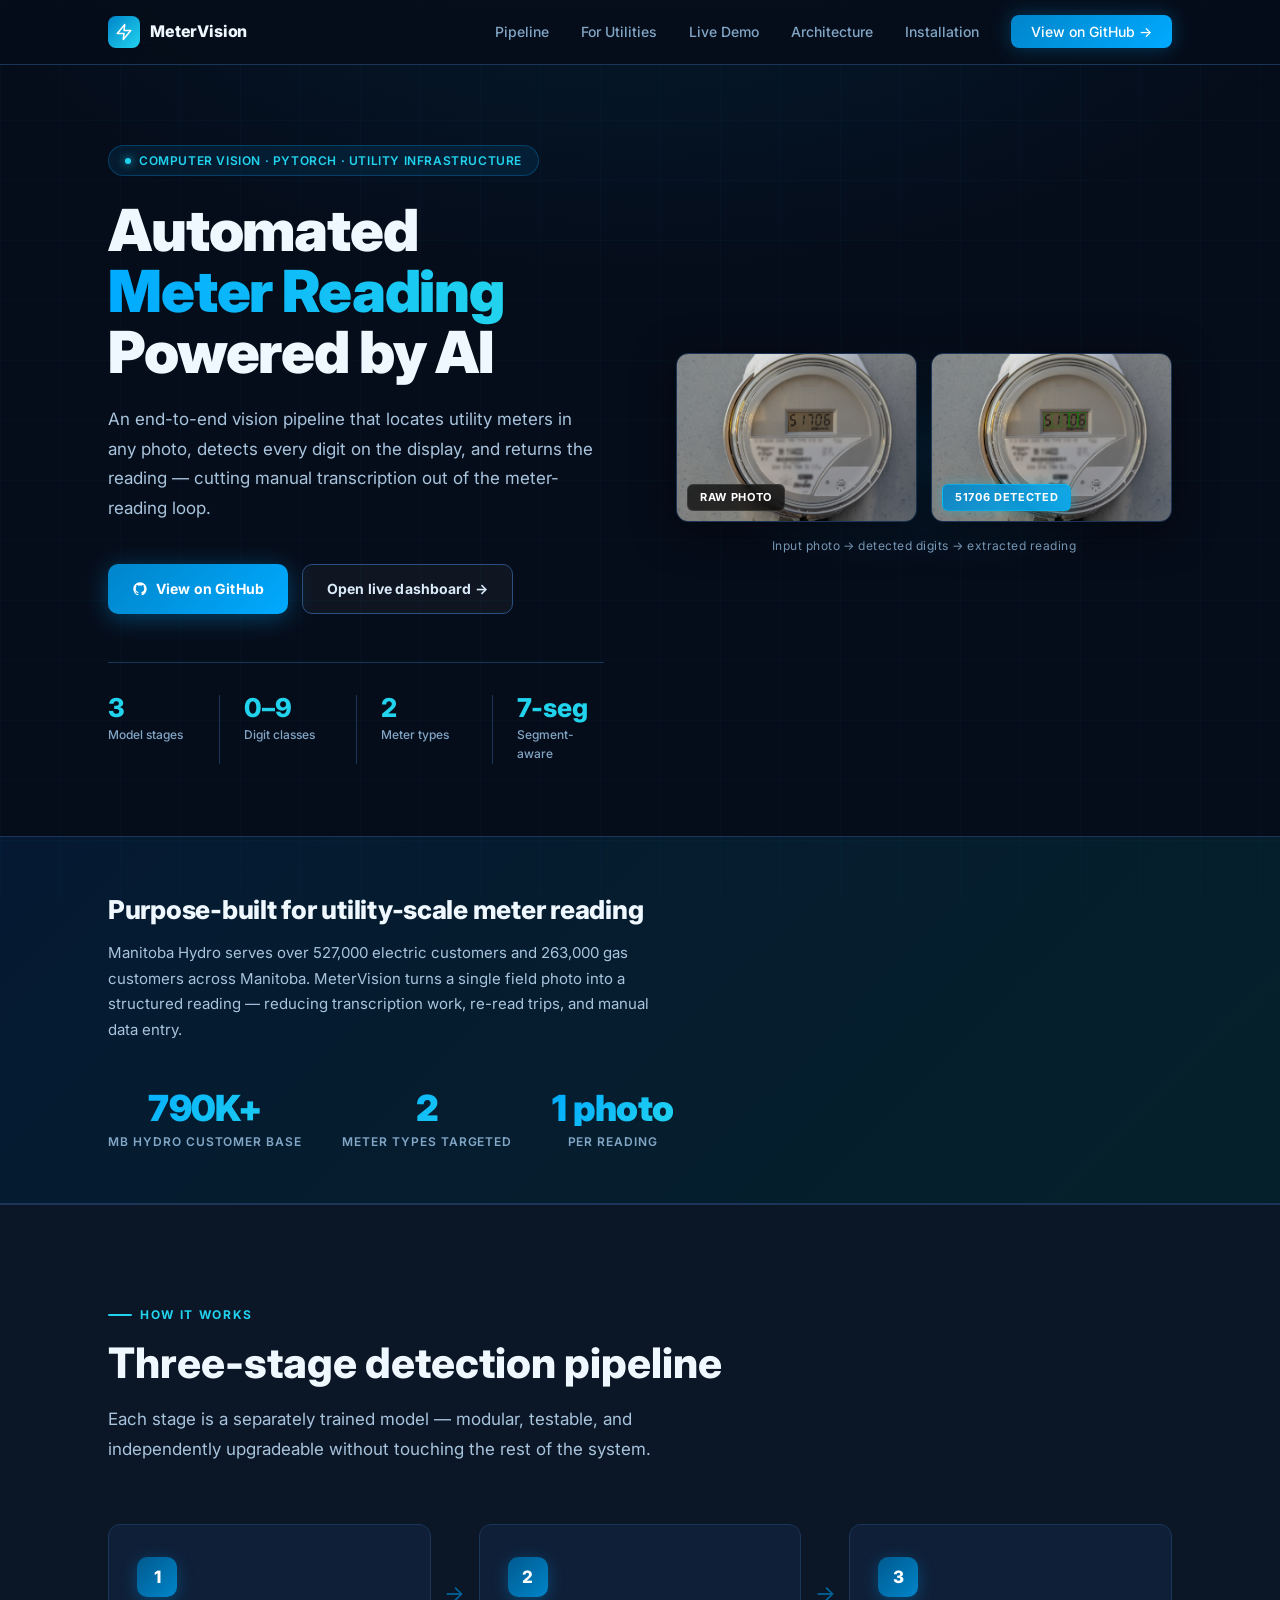
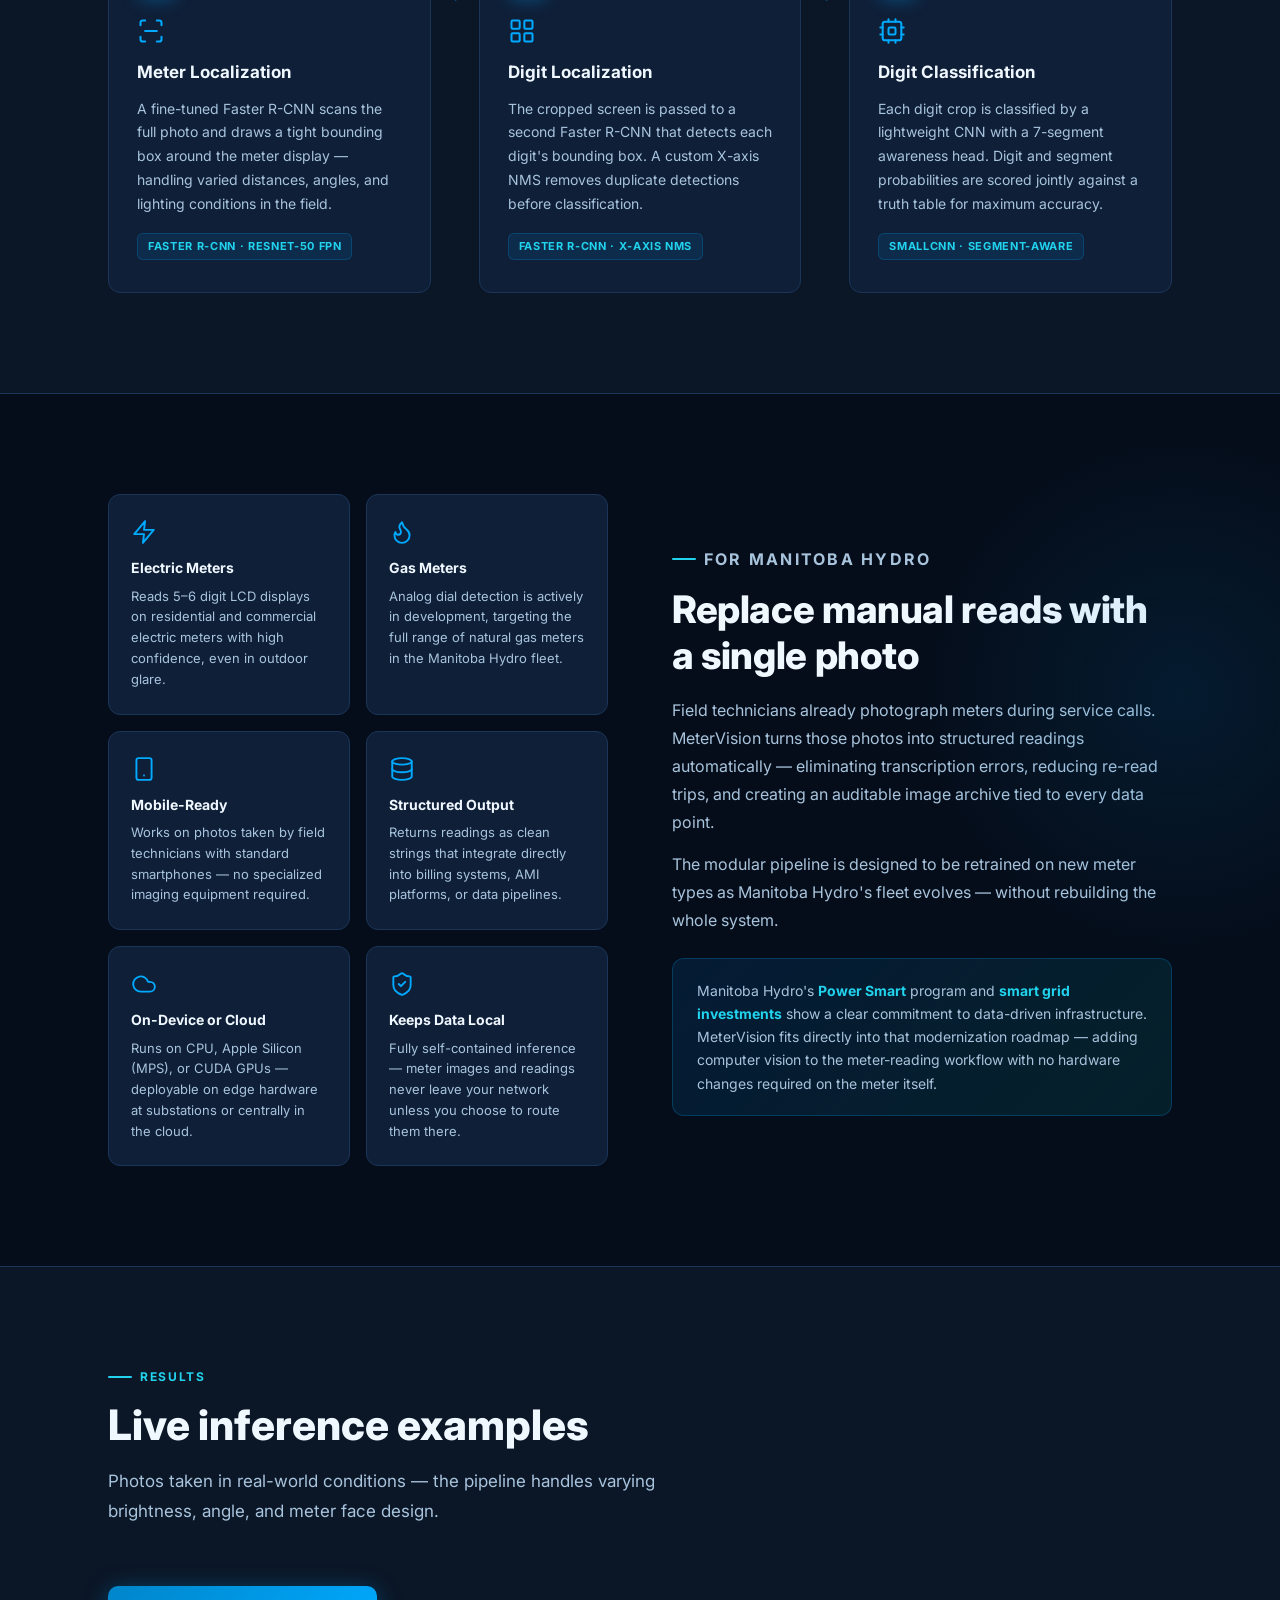
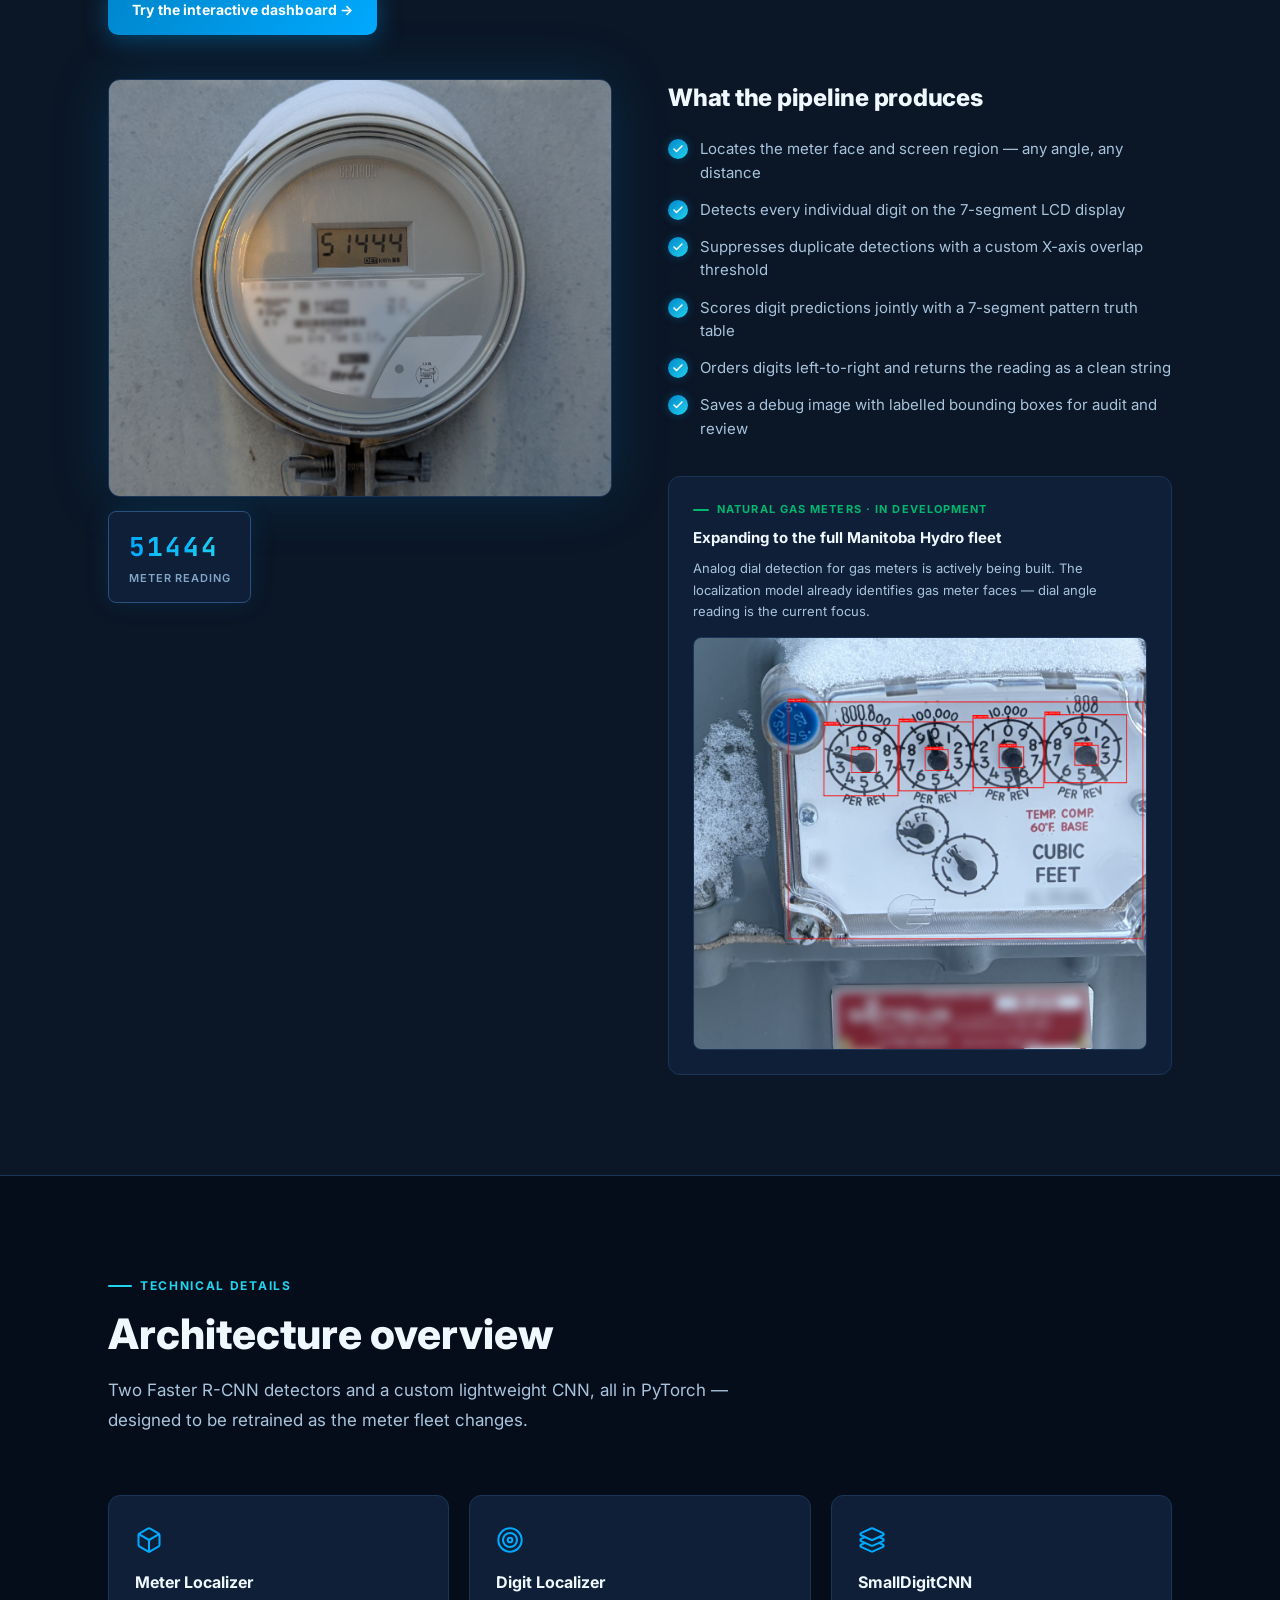
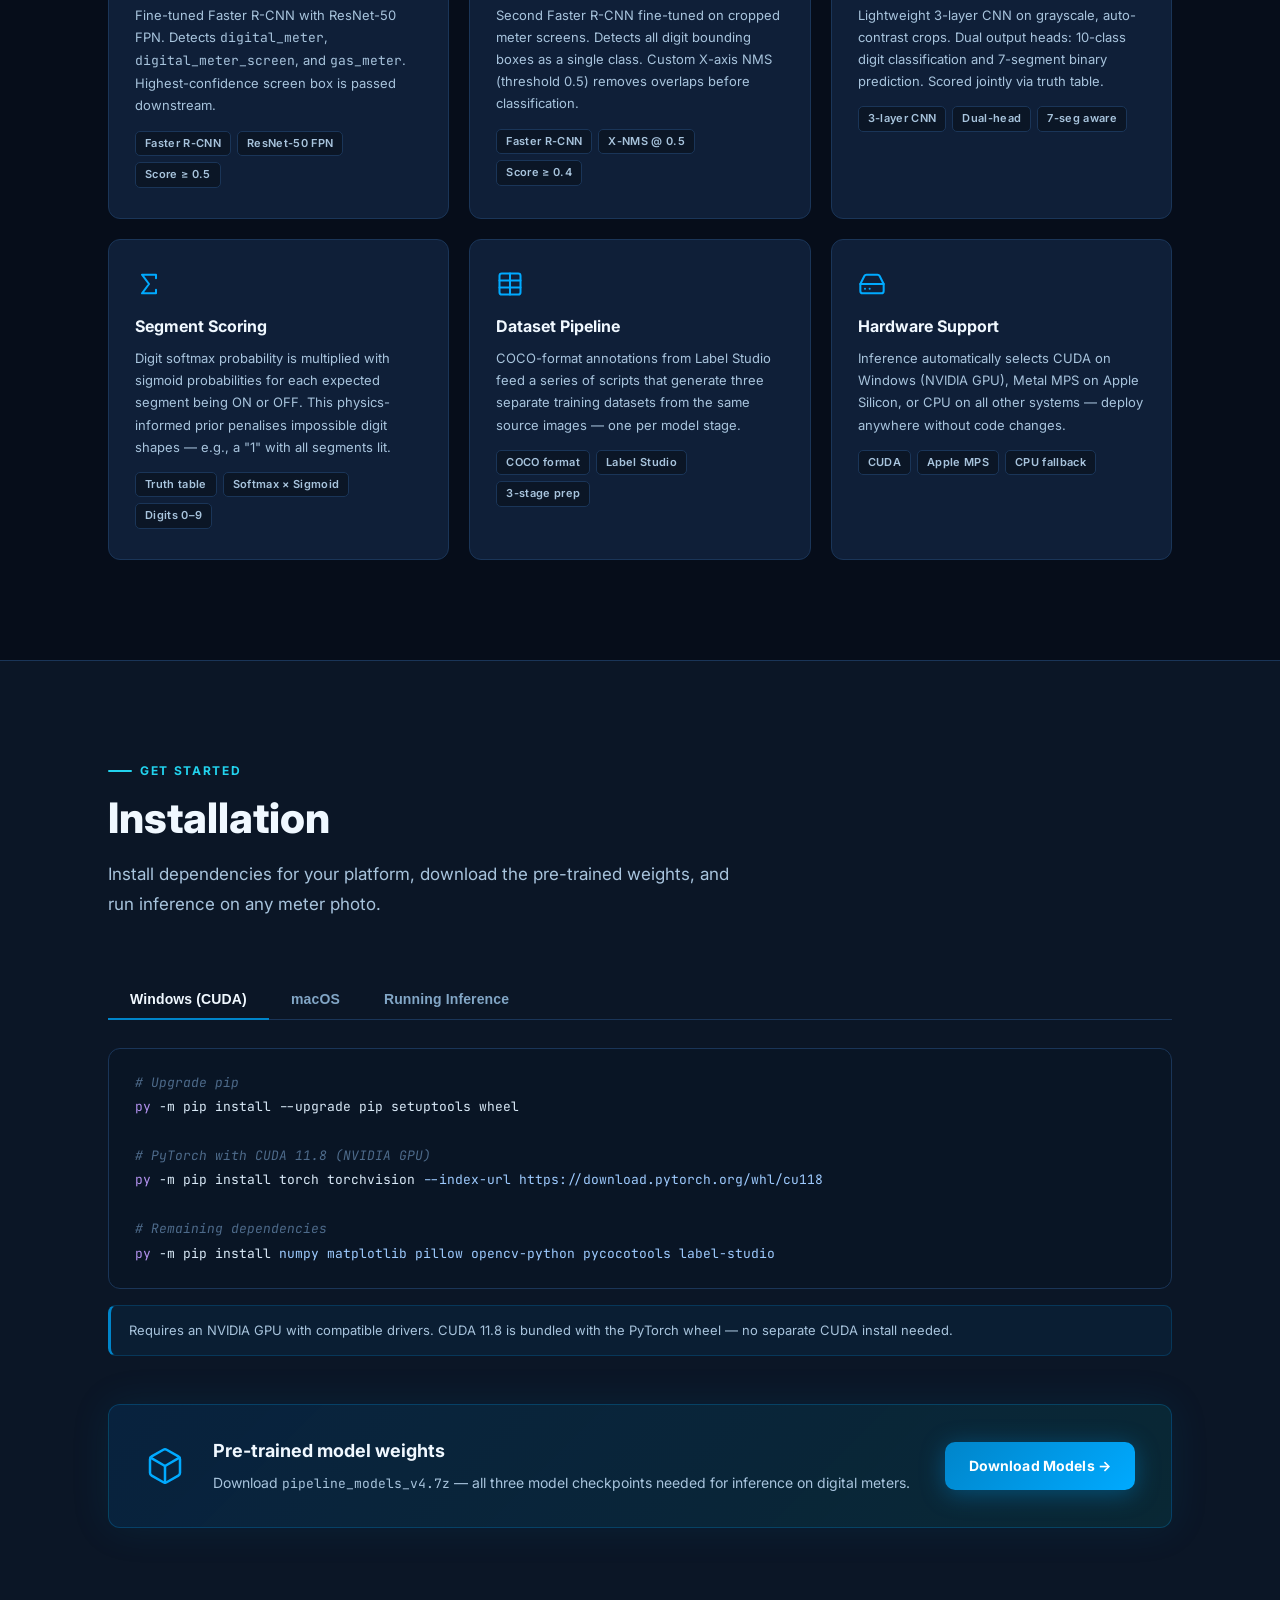
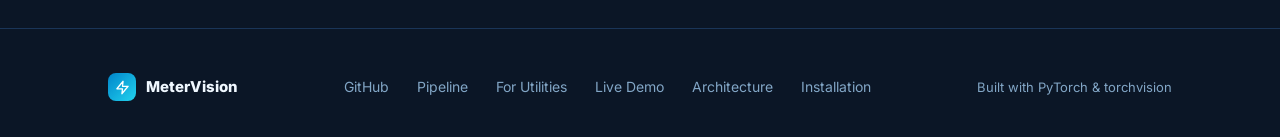
<file: index.html>
<!DOCTYPE html>
<html lang="en">
<head>
  <meta charset="UTF-8">
  <meta name="viewport" content="width=device-width, initial-scale=1.0">
  <title>MeterVision — AI-Powered Utility Meter Reading</title>
  <meta name="description" content="An end-to-end computer vision pipeline that reads utility meter displays automatically — built for modern utility infrastructure.">
  <link rel="preconnect" href="https://fonts.googleapis.com">
  <link rel="preconnect" href="https://fonts.gstatic.com" crossorigin>
  <link href="https://fonts.googleapis.com/css2?family=Inter:wght@400;500;600;700;800;900&family=JetBrains+Mono:wght@400;700&display=swap" rel="stylesheet">
  <link rel="stylesheet" href="style.css">
</head>
<body>

<a href="#main" class="skip-link">Skip to content</a>

<div class="grid-bg"></div>

<!-- ── Navbar ────────────────────────────────────────────── -->
<nav>
  <div class="container nav-inner">
    <span class="nav-brand">
      <span class="nav-logo" aria-hidden="true">
        <svg width="18" height="18" viewBox="0 0 24 24" fill="none" stroke="currentColor" stroke-width="2" stroke-linecap="round" stroke-linejoin="round"><path d="M13 2 3 14h9l-1 8 10-12h-9z"/></svg>
      </span>
      MeterVision
    </span>

    <button class="nav-toggle" aria-label="Toggle navigation menu" aria-expanded="false" aria-controls="nav-links">
      <svg width="24" height="24" viewBox="0 0 24 24" fill="none" stroke="currentColor" stroke-width="2" stroke-linecap="round" stroke-linejoin="round" aria-hidden="true"><path d="M3 12h18M3 6h18M3 18h18"/></svg>
    </button>

    <ul class="nav-links" id="nav-links">
      <li><a href="#pipeline">Pipeline</a></li>
      <li><a href="#use-case">For Utilities</a></li>
      <li><a href="dashboard.html">Live Demo</a></li>
      <li><a href="#architecture">Architecture</a></li>
      <li><a href="#installation">Installation</a></li>
      <li><a href="https://github.com/mathewray/Meter-reading-public.git" class="nav-cta">View on GitHub →</a></li>
    </ul>
  </div>
</nav>

<main id="main">

<!-- ── Hero ──────────────────────────────────────────────── -->
<section id="hero">
  <div class="container">
    <div class="hero-grid">

      <div class="hero-copy">
        <div class="hero-eyebrow">
          <span class="dot"></span>
          Computer Vision · PyTorch · Utility Infrastructure
        </div>

        <h1 class="hero-title">
          Automated<br>
          <span class="accent">Meter Reading</span><br>
          Powered by AI
        </h1>

        <p class="hero-sub">
          An end-to-end vision pipeline that locates utility meters in any photo, detects every digit on the display, and returns the reading — cutting manual transcription out of the meter-reading loop.
        </p>

        <div class="hero-actions">
          <a href="https://github.com/mathewray/Meter-reading-public.git" class="btn btn-primary">
            <svg width="16" height="16" viewBox="0 0 24 24" fill="currentColor" aria-hidden="true"><path d="M12 2C6.477 2 2 6.477 2 12c0 4.418 2.865 8.166 6.839 9.49.5.092.682-.217.682-.482 0-.237-.009-.868-.013-1.703-2.782.605-3.369-1.343-3.369-1.343-.454-1.155-1.11-1.462-1.11-1.462-.908-.62.069-.608.069-.608 1.003.07 1.531 1.032 1.531 1.032.892 1.53 2.341 1.088 2.91.832.092-.647.35-1.088.636-1.338-2.22-.253-4.555-1.113-4.555-4.951 0-1.093.39-1.988 1.029-2.688-.103-.253-.446-1.272.098-2.65 0 0 .84-.27 2.75 1.026A9.564 9.564 0 0112 6.844c.85.004 1.705.115 2.504.337 1.909-1.296 2.747-1.027 2.747-1.027.546 1.379.202 2.398.1 2.651.64.7 1.028 1.595 1.028 2.688 0 3.848-2.339 4.695-4.566 4.943.359.309.678.919.678 1.852 0 1.336-.012 2.415-.012 2.741 0 .267.18.578.688.48C19.137 20.163 22 16.418 22 12c0-5.523-4.477-10-10-10z"/></svg>
            View on GitHub
          </a>
          <a href="dashboard.html" class="btn btn-secondary">Open live dashboard →</a>
        </div>

        <div class="hero-stats">
          <div class="stat">
            <div class="stat-num">3</div>
            <div class="stat-label">Model stages</div>
          </div>
          <div class="stat">
            <div class="stat-num">0–9</div>
            <div class="stat-label">Digit classes</div>
          </div>
          <div class="stat">
            <div class="stat-num">2</div>
            <div class="stat-label">Meter types</div>
          </div>
          <div class="stat">
            <div class="stat-num">7-seg</div>
            <div class="stat-label">Segment-aware</div>
          </div>
        </div>
      </div>

      <div class="hero-visual">
        <div class="before-after">
          <div class="img-card">
            <img src="example_image2.png" alt="Raw utility meter photo before processing">
            <span class="img-tag">Raw Photo</span>
          </div>
          <div class="img-card">
            <img src="meter_reading_debug.png" alt="Same meter with detected digits outlined and the reading 51706 extracted">
            <span class="img-tag detected">51706 Detected</span>
          </div>
        </div>
        <p class="hero-caption">Input photo → detected digits → extracted reading</p>
      </div>

    </div>
  </div>
</section>

<!-- ── Utility Banner ─────────────────────────────────────── -->
<div id="utility-banner">
  <div class="container">
    <div class="banner-inner">
      <div class="banner-copy">
        <h2>Purpose-built for utility-scale meter reading</h2>
        <p>Manitoba Hydro serves over 527,000 electric customers and 263,000 gas customers across Manitoba. MeterVision turns a single field photo into a structured reading — reducing transcription work, re-read trips, and manual data entry.</p>
      </div>
      <div class="banner-metrics">
        <div class="metric">
          <div class="metric-val">790K+</div>
          <div class="metric-label">MB&nbsp;Hydro customer base</div>
        </div>
        <div class="metric">
          <div class="metric-val">2</div>
          <div class="metric-label">Meter types targeted</div>
        </div>
        <div class="metric">
          <div class="metric-val">1&nbsp;photo</div>
          <div class="metric-label">Per reading</div>
        </div>
      </div>
    </div>
  </div>
</div>

<!-- ── Pipeline ───────────────────────────────────────────── -->
<section id="pipeline">
  <div class="container">
    <p class="section-label">How it works</p>
    <h2 class="section-title">Three-stage detection pipeline</h2>
    <p class="section-sub">Each stage is a separately trained model — modular, testable, and independently upgradeable without touching the rest of the system.</p>

    <div class="pipeline-flow">

      <div class="pipeline-step">
        <div class="step-badge">1</div>
        <div class="step-icon" aria-hidden="true">
          <svg width="28" height="28" viewBox="0 0 24 24" fill="none" stroke="currentColor" stroke-width="1.75" stroke-linecap="round" stroke-linejoin="round"><path d="M3 7V5a2 2 0 0 1 2-2h2"/><path d="M17 3h2a2 2 0 0 1 2 2v2"/><path d="M21 17v2a2 2 0 0 1-2 2h-2"/><path d="M7 21H5a2 2 0 0 1-2-2v-2"/><path d="M7 12h10"/></svg>
        </div>
        <h3 class="step-title">Meter Localization</h3>
        <p class="step-desc">A fine-tuned Faster R-CNN scans the full photo and draws a tight bounding box around the meter display — handling varied distances, angles, and lighting conditions in the field.</p>
        <span class="step-tag">Faster R-CNN · ResNet-50 FPN</span>
      </div>

      <div class="pipeline-arrow" aria-hidden="true">→</div>

      <div class="pipeline-step">
        <div class="step-badge">2</div>
        <div class="step-icon" aria-hidden="true">
          <svg width="28" height="28" viewBox="0 0 24 24" fill="none" stroke="currentColor" stroke-width="1.75" stroke-linecap="round" stroke-linejoin="round"><rect width="7" height="7" x="3" y="3" rx="1"/><rect width="7" height="7" x="14" y="3" rx="1"/><rect width="7" height="7" x="14" y="14" rx="1"/><rect width="7" height="7" x="3" y="14" rx="1"/></svg>
        </div>
        <h3 class="step-title">Digit Localization</h3>
        <p class="step-desc">The cropped screen is passed to a second Faster R-CNN that detects each digit's bounding box. A custom X-axis NMS removes duplicate detections before classification.</p>
        <span class="step-tag">Faster R-CNN · X-axis NMS</span>
      </div>

      <div class="pipeline-arrow" aria-hidden="true">→</div>

      <div class="pipeline-step">
        <div class="step-badge">3</div>
        <div class="step-icon" aria-hidden="true">
          <svg width="28" height="28" viewBox="0 0 24 24" fill="none" stroke="currentColor" stroke-width="1.75" stroke-linecap="round" stroke-linejoin="round"><rect width="16" height="16" x="4" y="4" rx="2"/><rect width="6" height="6" x="9" y="9" rx="1"/><path d="M15 2v2M15 20v2M2 15h2M2 9h2M20 15h2M20 9h2M9 2v2M9 20v2"/></svg>
        </div>
        <h3 class="step-title">Digit Classification</h3>
        <p class="step-desc">Each digit crop is classified by a lightweight CNN with a 7-segment awareness head. Digit and segment probabilities are scored jointly against a truth table for maximum accuracy.</p>
        <span class="step-tag">SmallCNN · Segment-aware</span>
      </div>

    </div>
  </div>
</section>

<!-- ── Use Case ────────────────────────────────────────────── -->
<section id="use-case">
  <div class="container">
    <div class="use-case-grid">

      <div class="use-case-cards">
        <div class="uc-card">
          <div class="uc-icon" aria-hidden="true">
            <svg width="26" height="26" viewBox="0 0 24 24" fill="none" stroke="currentColor" stroke-width="1.75" stroke-linecap="round" stroke-linejoin="round"><path d="M13 2 3 14h9l-1 8 10-12h-9z"/></svg>
          </div>
          <h4>Electric Meters</h4>
          <p>Reads 5–6 digit LCD displays on residential and commercial electric meters with high confidence, even in outdoor glare.</p>
        </div>
        <div class="uc-card">
          <div class="uc-icon" aria-hidden="true">
            <svg width="26" height="26" viewBox="0 0 24 24" fill="none" stroke="currentColor" stroke-width="1.75" stroke-linecap="round" stroke-linejoin="round"><path d="M8.5 14.5A2.5 2.5 0 0 0 11 12c0-1.38-.5-2-1-3-1.072-2.143-.224-4.054 2-6 .5 2.5 2 4.9 4 6.5 2 1.6 3 3.5 3 5.5a7 7 0 1 1-14 0c0-1.153.433-2.294 1-3a2.5 2.5 0 0 0 2.5 2.5z"/></svg>
          </div>
          <h4>Gas Meters</h4>
          <p>Analog dial detection is actively in development, targeting the full range of natural gas meters in the Manitoba Hydro fleet.</p>
        </div>
        <div class="uc-card">
          <div class="uc-icon" aria-hidden="true">
            <svg width="26" height="26" viewBox="0 0 24 24" fill="none" stroke="currentColor" stroke-width="1.75" stroke-linecap="round" stroke-linejoin="round"><rect width="14" height="20" x="5" y="2" rx="2" ry="2"/><path d="M12 18h.01"/></svg>
          </div>
          <h4>Mobile-Ready</h4>
          <p>Works on photos taken by field technicians with standard smartphones — no specialized imaging equipment required.</p>
        </div>
        <div class="uc-card">
          <div class="uc-icon" aria-hidden="true">
            <svg width="26" height="26" viewBox="0 0 24 24" fill="none" stroke="currentColor" stroke-width="1.75" stroke-linecap="round" stroke-linejoin="round"><ellipse cx="12" cy="5" rx="9" ry="3"/><path d="M3 5v14a9 3 0 0 0 18 0V5"/><path d="M3 12a9 3 0 0 0 18 0"/></svg>
          </div>
          <h4>Structured Output</h4>
          <p>Returns readings as clean strings that integrate directly into billing systems, AMI platforms, or data pipelines.</p>
        </div>
        <div class="uc-card">
          <div class="uc-icon" aria-hidden="true">
            <svg width="26" height="26" viewBox="0 0 24 24" fill="none" stroke="currentColor" stroke-width="1.75" stroke-linecap="round" stroke-linejoin="round"><path d="M17.5 19H9a7 7 0 1 1 6.71-9h1.79a4.5 4.5 0 1 1 0 9Z"/></svg>
          </div>
          <h4>On-Device or Cloud</h4>
          <p>Runs on CPU, Apple Silicon (MPS), or CUDA GPUs — deployable on edge hardware at substations or centrally in the cloud.</p>
        </div>
        <div class="uc-card">
          <div class="uc-icon" aria-hidden="true">
            <svg width="26" height="26" viewBox="0 0 24 24" fill="none" stroke="currentColor" stroke-width="1.75" stroke-linecap="round" stroke-linejoin="round"><path d="M20 13c0 5-3.5 7.5-7.66 8.95a1 1 0 0 1-.67-.01C7.5 20.5 4 18 4 13V6a1 1 0 0 1 1-1c2 0 4.5-1.2 6.24-2.72a1.17 1.17 0 0 1 1.52 0C14.51 3.81 17 5 19 5a1 1 0 0 1 1 1z"/><path d="m9 12 2 2 4-4"/></svg>
          </div>
          <h4>Keeps Data Local</h4>
          <p>Fully self-contained inference — meter images and readings never leave your network unless you choose to route them there.</p>
        </div>
      </div>

      <div class="use-case-copy">
        <p class="section-label">For Manitoba Hydro</p>
        <h2>Replace manual reads with a single photo</h2>
        <p>Field technicians already photograph meters during service calls. MeterVision turns those photos into structured readings automatically — eliminating transcription errors, reducing re-read trips, and creating an auditable image archive tied to every data point.</p>
        <p>The modular pipeline is designed to be retrained on new meter types as Manitoba Hydro's fleet evolves — without rebuilding the whole system.</p>

        <div class="uc-highlight">
          <p>Manitoba Hydro's <strong>Power Smart</strong> program and <strong>smart grid investments</strong> show a clear commitment to data-driven infrastructure. MeterVision fits directly into that modernization roadmap — adding computer vision to the meter-reading workflow with no hardware changes required on the meter itself.</p>
        </div>
      </div>

    </div>
  </div>
</section>

<!-- ── Demo ───────────────────────────────────────────────── -->
<section id="demo">
  <div class="container">
    <p class="section-label">Results</p>
    <h2 class="section-title">Live inference examples</h2>
    <p class="section-sub">Photos taken in real-world conditions — the pipeline handles varying brightness, angle, and meter face design.</p>

    <a href="dashboard.html" class="btn btn-primary demo-cta">Try the interactive dashboard →</a>

    <div class="demo-grid">

      <div>
        <div class="demo-img-wrap">
          <img src="example_image1.png" alt="Electric meter LCD with the detected reading outlined in the AI overlay">
        </div>
        <div class="reading-pill">
          <div>
            <div class="reading-value">5<span class="reading-value">1</span>4<span class="reading-value">4</span>4</div>
            <div class="reading-label">Meter reading</div>
          </div>
        </div>
      </div>

      <div class="demo-details">
        <h3>What the pipeline produces</h3>
        <ul class="check-list">
          <li>
            <span class="ck" aria-hidden="true"><svg width="12" height="12" viewBox="0 0 24 24" fill="none" stroke="currentColor" stroke-width="3" stroke-linecap="round" stroke-linejoin="round"><path d="M20 6 9 17l-5-5"/></svg></span>
            <span>Locates the meter face and screen region — any angle, any distance</span>
          </li>
          <li>
            <span class="ck" aria-hidden="true"><svg width="12" height="12" viewBox="0 0 24 24" fill="none" stroke="currentColor" stroke-width="3" stroke-linecap="round" stroke-linejoin="round"><path d="M20 6 9 17l-5-5"/></svg></span>
            <span>Detects every individual digit on the 7-segment LCD display</span>
          </li>
          <li>
            <span class="ck" aria-hidden="true"><svg width="12" height="12" viewBox="0 0 24 24" fill="none" stroke="currentColor" stroke-width="3" stroke-linecap="round" stroke-linejoin="round"><path d="M20 6 9 17l-5-5"/></svg></span>
            <span>Suppresses duplicate detections with a custom X-axis overlap threshold</span>
          </li>
          <li>
            <span class="ck" aria-hidden="true"><svg width="12" height="12" viewBox="0 0 24 24" fill="none" stroke="currentColor" stroke-width="3" stroke-linecap="round" stroke-linejoin="round"><path d="M20 6 9 17l-5-5"/></svg></span>
            <span>Scores digit predictions jointly with a 7-segment pattern truth table</span>
          </li>
          <li>
            <span class="ck" aria-hidden="true"><svg width="12" height="12" viewBox="0 0 24 24" fill="none" stroke="currentColor" stroke-width="3" stroke-linecap="round" stroke-linejoin="round"><path d="M20 6 9 17l-5-5"/></svg></span>
            <span>Orders digits left-to-right and returns the reading as a clean string</span>
          </li>
          <li>
            <span class="ck" aria-hidden="true"><svg width="12" height="12" viewBox="0 0 24 24" fill="none" stroke="currentColor" stroke-width="3" stroke-linecap="round" stroke-linejoin="round"><path d="M20 6 9 17l-5-5"/></svg></span>
            <span>Saves a debug image with labelled bounding boxes for audit and review</span>
          </li>
        </ul>

        <div class="gas-card">
          <div class="gas-card-label">Natural Gas Meters · In Development</div>
          <h4>Expanding to the full Manitoba Hydro fleet</h4>
          <p>Analog dial detection for gas meters is actively being built. The localization model already identifies gas meter faces — dial angle reading is the current focus.</p>
          <img src="gasmeter.png" alt="Gas meter with detection bounding boxes around each dial">
        </div>
      </div>

    </div>
  </div>
</section>

<!-- ── Architecture ───────────────────────────────────────── -->
<section id="architecture">
  <div class="container">
    <p class="section-label">Technical Details</p>
    <h2 class="section-title">Architecture overview</h2>
    <p class="section-sub">Two Faster R-CNN detectors and a custom lightweight CNN, all in PyTorch — designed to be retrained as the meter fleet changes.</p>

    <div class="arch-grid">

      <div class="arch-card">
        <div class="arch-icon" aria-hidden="true">
          <svg width="28" height="28" viewBox="0 0 24 24" fill="none" stroke="currentColor" stroke-width="1.75" stroke-linecap="round" stroke-linejoin="round"><path d="M11 21.73a2 2 0 0 0 2 0l7-4A2 2 0 0 0 21 16V8a2 2 0 0 0-1-1.73l-7-4a2 2 0 0 0-2 0l-7 4A2 2 0 0 0 3 8v8a2 2 0 0 0 1 1.73z"/><path d="M3.3 7 12 12l8.7-5"/><path d="M12 22V12"/></svg>
        </div>
        <h3>Meter Localizer</h3>
        <p>Fine-tuned Faster R-CNN with ResNet-50 FPN. Detects <code>digital_meter</code>, <code>digital_meter_screen</code>, and <code>gas_meter</code>. Highest-confidence screen box is passed downstream.</p>
        <div class="tag-row">
          <span class="tag">Faster R-CNN</span>
          <span class="tag">ResNet-50 FPN</span>
          <span class="tag">Score ≥ 0.5</span>
        </div>
      </div>

      <div class="arch-card">
        <div class="arch-icon" aria-hidden="true">
          <svg width="28" height="28" viewBox="0 0 24 24" fill="none" stroke="currentColor" stroke-width="1.75" stroke-linecap="round" stroke-linejoin="round"><circle cx="12" cy="12" r="10"/><circle cx="12" cy="12" r="6"/><circle cx="12" cy="12" r="2"/></svg>
        </div>
        <h3>Digit Localizer</h3>
        <p>Second Faster R-CNN fine-tuned on cropped meter screens. Detects all digit bounding boxes as a single class. Custom X-axis NMS (threshold 0.5) removes overlaps before classification.</p>
        <div class="tag-row">
          <span class="tag">Faster R-CNN</span>
          <span class="tag">X-NMS @ 0.5</span>
          <span class="tag">Score ≥ 0.4</span>
        </div>
      </div>

      <div class="arch-card">
        <div class="arch-icon" aria-hidden="true">
          <svg width="28" height="28" viewBox="0 0 24 24" fill="none" stroke="currentColor" stroke-width="1.75" stroke-linecap="round" stroke-linejoin="round"><path d="m12.83 2.18a2 2 0 0 0-1.66 0L2.6 6.08a1 1 0 0 0 0 1.83l8.58 3.91a2 2 0 0 0 1.66 0l8.58-3.9a1 1 0 0 0 0-1.83Z"/><path d="m6.08 9.5-3.48 1.59a1 1 0 0 0 0 1.81l8.6 3.91a2 2 0 0 0 1.65 0l8.58-3.9a1 1 0 0 0 0-1.83L17.92 9.5"/><path d="m6.08 14.5-3.48 1.59a1 1 0 0 0 0 1.81l8.6 3.91a2 2 0 0 0 1.65 0l8.58-3.9a1 1 0 0 0 0-1.83l-3.47-1.58"/></svg>
        </div>
        <h3>SmallDigitCNN</h3>
        <p>Lightweight 3-layer CNN on grayscale, auto-contrast crops. Dual output heads: 10-class digit classification and 7-segment binary prediction. Scored jointly via truth table.</p>
        <div class="tag-row">
          <span class="tag">3-layer CNN</span>
          <span class="tag">Dual-head</span>
          <span class="tag">7-seg aware</span>
        </div>
      </div>

      <div class="arch-card">
        <div class="arch-icon" aria-hidden="true">
          <svg width="28" height="28" viewBox="0 0 24 24" fill="none" stroke="currentColor" stroke-width="1.75" stroke-linecap="round" stroke-linejoin="round"><path d="M18 7V4H6l6 8-6 8h12v-3"/></svg>
        </div>
        <h3>Segment Scoring</h3>
        <p>Digit softmax probability is multiplied with sigmoid probabilities for each expected segment being ON or OFF. This physics-informed prior penalises impossible digit shapes — e.g., a "1" with all segments lit.</p>
        <div class="tag-row">
          <span class="tag">Truth table</span>
          <span class="tag">Softmax × Sigmoid</span>
          <span class="tag">Digits 0–9</span>
        </div>
      </div>

      <div class="arch-card">
        <div class="arch-icon" aria-hidden="true">
          <svg width="28" height="28" viewBox="0 0 24 24" fill="none" stroke="currentColor" stroke-width="1.75" stroke-linecap="round" stroke-linejoin="round"><path d="M12 3v18"/><rect width="18" height="18" x="3" y="3" rx="2"/><path d="M3 9h18"/><path d="M3 15h18"/></svg>
        </div>
        <h3>Dataset Pipeline</h3>
        <p>COCO-format annotations from Label Studio feed a series of scripts that generate three separate training datasets from the same source images — one per model stage.</p>
        <div class="tag-row">
          <span class="tag">COCO format</span>
          <span class="tag">Label Studio</span>
          <span class="tag">3-stage prep</span>
        </div>
      </div>

      <div class="arch-card">
        <div class="arch-icon" aria-hidden="true">
          <svg width="28" height="28" viewBox="0 0 24 24" fill="none" stroke="currentColor" stroke-width="1.75" stroke-linecap="round" stroke-linejoin="round"><line x1="22" x2="2" y1="12" y2="12"/><path d="M5.45 5.11 2 12v6a2 2 0 0 0 2 2h16a2 2 0 0 0 2-2v-6l-3.45-6.89A2 2 0 0 0 16.76 4H7.24a2 2 0 0 0-1.79 1.11z"/><line x1="6" x2="6.01" y1="16" y2="16"/><line x1="10" x2="10.01" y1="16" y2="16"/></svg>
        </div>
        <h3>Hardware Support</h3>
        <p>Inference automatically selects CUDA on Windows (NVIDIA GPU), Metal MPS on Apple Silicon, or CPU on all other systems — deploy anywhere without code changes.</p>
        <div class="tag-row">
          <span class="tag">CUDA</span>
          <span class="tag">Apple MPS</span>
          <span class="tag">CPU fallback</span>
        </div>
      </div>

    </div>
  </div>
</section>

<!-- ── Installation ───────────────────────────────────────── -->
<section id="installation">
  <div class="container">
    <p class="section-label">Get started</p>
    <h2 class="section-title">Installation</h2>
    <p class="section-sub">Install dependencies for your platform, download the pre-trained weights, and run inference on any meter photo.</p>

    <div class="install-tabs" role="tablist" aria-label="Installation instructions">
      <button class="tab-btn active" role="tab" id="tab-btn-windows" aria-selected="true" aria-controls="tab-windows" onclick="switchTab(event,'windows')">Windows (CUDA)</button>
      <button class="tab-btn" role="tab" id="tab-btn-macos" aria-selected="false" aria-controls="tab-macos" tabindex="-1" onclick="switchTab(event,'macos')">macOS</button>
      <button class="tab-btn" role="tab" id="tab-btn-inference" aria-selected="false" aria-controls="tab-inference" tabindex="-1" onclick="switchTab(event,'inference')">Running Inference</button>
    </div>

    <div id="tab-windows" class="tab-content active" role="tabpanel" aria-labelledby="tab-btn-windows" tabindex="0">
      <pre><code><span class="cmt"># Upgrade pip</span>
<span class="fn">py</span> -m pip install --upgrade pip setuptools wheel

<span class="cmt"># PyTorch with CUDA 11.8 (NVIDIA GPU)</span>
<span class="fn">py</span> -m pip install torch torchvision <span class="str">--index-url https://download.pytorch.org/whl/cu118</span>

<span class="cmt"># Remaining dependencies</span>
<span class="fn">py</span> -m pip install <span class="str">numpy matplotlib pillow opencv-python pycocotools label-studio</span>
</code></pre>
      <p class="install-note">Requires an NVIDIA GPU with compatible drivers. CUDA 11.8 is bundled with the PyTorch wheel — no separate CUDA install needed.</p>
    </div>

    <div id="tab-macos" class="tab-content" role="tabpanel" aria-labelledby="tab-btn-macos" tabindex="0" hidden>
      <pre><code><span class="cmt"># Upgrade pip</span>
<span class="fn">python3</span> -m pip install --upgrade pip setuptools wheel

<span class="cmt"># PyTorch (auto-enables MPS on Apple Silicon)</span>
<span class="fn">python3</span> -m pip install torch torchvision

<span class="cmt"># Remaining dependencies</span>
<span class="fn">python3</span> -m pip install <span class="str">numpy matplotlib pillow opencv-python pycocotools label-studio</span>
</code></pre>
      <p class="install-note">On Apple Silicon (M1/M2/M3) PyTorch automatically uses Metal Performance Shaders. On Intel Macs, CPU inference is used.</p>
    </div>

    <div id="tab-inference" class="tab-content" role="tabpanel" aria-labelledby="tab-btn-inference" tabindex="0" hidden>
      <p style="font-size:14px; color:var(--muted-hi); margin-bottom:18px;">Download the pre-trained model weights, place them alongside the script, then:</p>
      <pre><code><span class="kw">from</span> meter_vision_pipeline_v3 <span class="kw">import</span> MeterVisionPipelineV3

pipeline = MeterVisionPipelineV3(
    meter_model_pth=<span class="str">"meter_localizer_fasterrcnn_state_dict.pth"</span>,
    meter_label_map_json=<span class="str">"meter_localizer_label_map.json"</span>,
    digit_localizer_pth=<span class="str">"digit_localizer_fasterrcnn_state_dict.pth"</span>,
    digit_localizer_label_map_json=<span class="str">"digit_localizer_label_map.json"</span>,
    digit_classifier_pth=<span class="str">"digit_classifier_smallcnn_segments.pth"</span>,
    digit_classifier_meta_json=<span class="str">"digit_classifier_smallcnn_segments_meta.json"</span>,
    debug=<span class="kw">True</span>,
)

reading = pipeline.run(<span class="str">"meter_photo.png"</span>)
<span class="fn">print</span>(<span class="str">f"Reading: {reading}"</span>)
</code></pre>
      <p class="install-note">Set <code>debug=True</code> to display intermediate detection steps and save <code>meter_reading_debug.png</code> with labelled bounding boxes.</p>
    </div>

    <div class="download-card">
      <div class="download-card-icon" aria-hidden="true">
        <svg width="40" height="40" viewBox="0 0 24 24" fill="none" stroke="currentColor" stroke-width="1.5" stroke-linecap="round" stroke-linejoin="round"><path d="M11 21.73a2 2 0 0 0 2 0l7-4A2 2 0 0 0 21 16V8a2 2 0 0 0-1-1.73l-7-4a2 2 0 0 0-2 0l-7 4A2 2 0 0 0 3 8v8a2 2 0 0 0 1 1.73z"/><path d="M3.3 7 12 12l8.7-5"/><path d="M12 22V12"/></svg>
      </div>
      <div class="download-card-text">
        <h3>Pre-trained model weights</h3>
        <p>Download <code>pipeline_models_v4.7z</code> — all three model checkpoints needed for inference on digital meters.</p>
      </div>
      <a href="https://1drv.ms/u/c/ff40561dcb2cfa68/IQA9EesRbLTDR4uGmhpNwEnHAaCKtN0sr62oiNIYqjWYg6c?e=FwG7zN" class="btn btn-primary">Download Models →</a>
    </div>

  </div>
</section>

</main>

<!-- ── Footer ─────────────────────────────────────────────── -->
<footer>
  <div class="container footer-inner">
    <div class="footer-brand">
      <span class="nav-logo" style="width:28px;height:28px;" aria-hidden="true">
        <svg width="15" height="15" viewBox="0 0 24 24" fill="none" stroke="currentColor" stroke-width="2" stroke-linecap="round" stroke-linejoin="round"><path d="M13 2 3 14h9l-1 8 10-12h-9z"/></svg>
      </span>
      MeterVision
    </div>
    <ul class="footer-links">
      <li><a href="https://github.com/raymathew/Meter-reading-public">GitHub</a></li>
      <li><a href="#pipeline">Pipeline</a></li>
      <li><a href="#use-case">For Utilities</a></li>
      <li><a href="dashboard.html">Live Demo</a></li>
      <li><a href="#architecture">Architecture</a></li>
      <li><a href="#installation">Installation</a></li>
    </ul>
    <span class="footer-copy">Built with PyTorch &amp; torchvision</span>
  </div>
</footer>

<script>
  /* Mobile nav toggle */
  const navToggle = document.querySelector('.nav-toggle');
  const navMenu = document.getElementById('nav-links');
  navToggle.addEventListener('click', () => {
    const open = navMenu.classList.toggle('open');
    navToggle.setAttribute('aria-expanded', open);
  });
  navMenu.querySelectorAll('a').forEach(a =>
    a.addEventListener('click', () => {
      navMenu.classList.remove('open');
      navToggle.setAttribute('aria-expanded', 'false');
    })
  );

  /* Installation tabs (accessible) */
  const tabBtns = Array.from(document.querySelectorAll('.tab-btn'));
  function switchTab(e, id) {
    document.querySelectorAll('.tab-btn').forEach(b => {
      b.classList.remove('active');
      b.setAttribute('aria-selected', 'false');
      b.setAttribute('tabindex', '-1');
    });
    document.querySelectorAll('.tab-content').forEach(c => {
      c.classList.remove('active');
      c.hidden = true;
    });
    const btn = e.currentTarget;
    btn.classList.add('active');
    btn.setAttribute('aria-selected', 'true');
    btn.setAttribute('tabindex', '0');
    const panel = document.getElementById('tab-' + id);
    panel.classList.add('active');
    panel.hidden = false;
  }
  document.querySelector('.install-tabs').addEventListener('keydown', (e) => {
    const i = tabBtns.indexOf(document.activeElement);
    if (i === -1) return;
    let n = null;
    if (e.key === 'ArrowRight') n = (i + 1) % tabBtns.length;
    if (e.key === 'ArrowLeft')  n = (i - 1 + tabBtns.length) % tabBtns.length;
    if (e.key === 'Home')       n = 0;
    if (e.key === 'End')        n = tabBtns.length - 1;
    if (n !== null) {
      e.preventDefault();
      tabBtns[n].focus();
      tabBtns[n].click();
    }
  });
</script>

</body>
</html>
</file>
<file: style.css>
/* ── Reset & Base ────────────────────────────────────────── */
*, *::before, *::after { box-sizing: border-box; margin: 0; padding: 0; }

:root {
  --bg:          #060d1a;
  --surface:     #0b1626;
  --card:        #0f1f38;
  --border:      #1a3558;
  --border-hi:   #2a5080;

  --blue:        #0085CA;   /* Manitoba Hydro corporate blue (primary) */
  --blue-dark:   #005A8E;
  --blue-bright: #00AAFF;
  --cyan:        #22d3ee;   /* shared accent — matches dashboard.html */
  --teal:        #2dd4bf;   /* shared accent — matches dashboard.html */
  --hydro-green: #00B86E;

  --glow-blue:   rgba(0, 133, 202, 0.25);
  --glow-cyan:   rgba(34, 211, 238, 0.15);

  --text:        #daeaf8;
  --text-hi:     #f0f8ff;
  --muted:       #82a6c6;   /* bumped for AA contrast on dark bg */
  --muted-hi:    #a8c4dd;

  --code-bg:     #091525;
  --radius:      12px;
  --radius-sm:   8px;
}

html { scroll-behavior: smooth; }

body {
  font-family: 'Inter', system-ui, -apple-system, sans-serif;
  background: var(--bg);
  color: var(--text);
  line-height: 1.6;
  font-size: 16px;
  overflow-x: hidden;
}

a { color: var(--cyan); text-decoration: none; }
a:hover { text-decoration: underline; }
img { max-width: 100%; height: auto; display: block; border-radius: var(--radius); }

/* Inline SVG icons inherit the accent color */
.step-icon, .uc-icon, .arch-icon, .download-card-icon {
  color: var(--blue-bright);
  line-height: 0;
}
.step-icon svg, .uc-icon svg, .arch-icon svg, .download-card-icon svg { display: block; }

/* ── Layout ──────────────────────────────────────────────── */
.container { max-width: 1120px; margin: 0 auto; padding: 0 28px; }
section { padding: clamp(56px, 9vw, 100px) 0; }

/* Skip link (keyboard / screen-reader users) */
.skip-link {
  position: absolute;
  left: -9999px;
  top: 0;
  z-index: 200;
  background: var(--blue);
  color: #fff;
  padding: 10px 18px;
  border-radius: 0 0 8px 0;
  font-weight: 600;
  font-size: 14px;
}
.skip-link:focus { left: 0; outline: 2px solid var(--cyan); outline-offset: 2px; }

/* Visible focus ring for keyboard users */
a:focus-visible, button:focus-visible {
  outline: 2px solid var(--cyan);
  outline-offset: 3px;
  border-radius: 4px;
}

.section-label {
  font-size: 12px;
  font-weight: 700;
  letter-spacing: .14em;
  text-transform: uppercase;
  color: var(--cyan);
  margin-bottom: 14px;
  display: flex;
  align-items: center;
  gap: 8px;
}
.section-label::before {
  content: '';
  width: 24px;
  height: 2px;
  background: var(--cyan);
  border-radius: 2px;
}

.section-title {
  font-size: clamp(28px, 3.8vw, 42px);
  font-weight: 800;
  line-height: 1.15;
  color: var(--text-hi);
  margin-bottom: 18px;
}

.section-sub {
  color: var(--muted-hi);
  font-size: 17px;
  max-width: 640px;
  margin-bottom: 60px;
  line-height: 1.75;
}

/* ── Animated grid background ────────────────────────────── */
.grid-bg {
  position: fixed;
  inset: 0;
  z-index: 0;
  pointer-events: none;
  background-image:
    linear-gradient(rgba(0,133,202,.04) 1px, transparent 1px),
    linear-gradient(90deg, rgba(0,133,202,.04) 1px, transparent 1px);
  background-size: 60px 60px;
}

.grid-bg::after {
  content: '';
  position: absolute;
  inset: 0;
  background: radial-gradient(ellipse 80% 60% at 50% -10%, rgba(0,133,202,.12), transparent 70%);
}

/* Everything sits above the fixed bg */
nav, section, footer { position: relative; z-index: 1; }

/* ── Navbar ──────────────────────────────────────────────── */
nav {
  position: sticky;
  top: 0;
  z-index: 100;
  background: rgba(6, 13, 26, 0.88);
  backdrop-filter: blur(16px);
  -webkit-backdrop-filter: blur(16px);
  border-bottom: 1px solid var(--border);
}

.nav-inner {
  display: flex;
  align-items: center;
  justify-content: space-between;
  height: 64px;
}

.nav-brand {
  font-weight: 800;
  font-size: 16px;
  color: var(--text-hi);
  display: flex;
  align-items: center;
  gap: 10px;
  letter-spacing: -.01em;
}

.nav-logo {
  width: 32px;
  height: 32px;
  background: linear-gradient(135deg, var(--blue), var(--cyan));
  border-radius: 8px;
  display: flex;
  align-items: center;
  justify-content: center;
  color: #fff;
  flex-shrink: 0;
}

/* Mobile menu toggle — hidden on desktop */
.nav-toggle {
  display: none;
  background: none;
  border: none;
  color: var(--text-hi);
  cursor: pointer;
  padding: 6px;
  border-radius: 6px;
}
.nav-toggle:hover { background: var(--surface); }

.nav-links {
  display: flex;
  gap: 32px;
  list-style: none;
  align-items: center;
}

.nav-links a {
  color: var(--muted);
  font-size: 14px;
  font-weight: 500;
  transition: color .2s;
}
.nav-links a:hover { color: var(--text-hi); text-decoration: none; }

.nav-cta {
  background: linear-gradient(135deg, var(--blue), var(--blue-bright));
  color: #fff !important;
  font-weight: 700;
  font-size: 13px;
  padding: 8px 20px;
  border-radius: 8px;
  transition: opacity .2s, transform .15s;
  box-shadow: 0 0 20px rgba(0,133,202,.4);
}
.nav-cta:hover { opacity: .9; text-decoration: none !important; transform: translateY(-1px); }

/* ── Hero ────────────────────────────────────────────────── */
#hero {
  padding: 80px 0 72px;
  overflow: hidden;
}

.hero-grid {
  display: grid;
  grid-template-columns: 1fr 1fr;
  gap: 72px;
  align-items: center;
}

.hero-eyebrow {
  display: inline-flex;
  align-items: center;
  gap: 8px;
  background: rgba(0,133,202,.12);
  border: 1px solid rgba(0,133,202,.35);
  border-radius: 999px;
  padding: 5px 16px;
  font-size: 12px;
  color: var(--cyan);
  font-weight: 600;
  letter-spacing: .05em;
  text-transform: uppercase;
  margin-bottom: 24px;
}

.hero-eyebrow .dot {
  width: 6px; height: 6px;
  border-radius: 50%;
  background: var(--cyan);
  box-shadow: 0 0 8px var(--cyan);
  animation: blink 2.4s ease-in-out infinite;
}

@keyframes blink {
  0%, 100% { opacity: 1; }
  50%       { opacity: .3; }
}

.hero-title {
  font-size: clamp(36px, 5vw, 58px);
  font-weight: 900;
  line-height: 1.05;
  letter-spacing: -.02em;
  color: var(--text-hi);
  margin-bottom: 22px;
}

.hero-title .accent {
  background: linear-gradient(90deg, var(--blue-bright), var(--cyan));
  -webkit-background-clip: text;
  -webkit-text-fill-color: transparent;
  background-clip: text;
}

.hero-sub {
  font-size: 17px;
  color: var(--muted-hi);
  line-height: 1.75;
  margin-bottom: 40px;
  max-width: 500px;
}

.hero-actions {
  display: flex;
  gap: 14px;
  flex-wrap: wrap;
  margin-bottom: 48px;
}

.btn {
  display: inline-flex;
  align-items: center;
  gap: 8px;
  padding: 13px 24px;
  border-radius: 10px;
  font-size: 14px;
  font-weight: 700;
  transition: all .2s;
  cursor: pointer;
  letter-spacing: .01em;
}

.btn-primary {
  background: linear-gradient(135deg, var(--blue), var(--blue-bright));
  color: #fff;
  box-shadow: 0 4px 24px rgba(0,133,202,.45);
}
.btn-primary:hover { transform: translateY(-2px); box-shadow: 0 8px 32px rgba(0,133,202,.55); text-decoration: none; color: #fff; }

.btn-secondary {
  background: rgba(255,255,255,.04);
  color: var(--text);
  border: 1px solid var(--border-hi);
}
.btn-secondary:hover { background: rgba(255,255,255,.08); text-decoration: none; transform: translateY(-1px); }

.hero-stats {
  display: flex;
  gap: 0;
  border-top: 1px solid var(--border);
  padding-top: 32px;
}

.stat {
  flex: 1;
  padding-right: 24px;
  border-right: 1px solid var(--border);
  margin-right: 24px;
}
.stat:last-child { border-right: none; margin-right: 0; padding-right: 0; }

.stat-num {
  font-size: 26px;
  font-weight: 800;
  color: var(--cyan);
  letter-spacing: -.01em;
  line-height: 1;
  margin-bottom: 4px;
}

.stat-label { font-size: 12px; color: var(--muted); font-weight: 500; }

/* ── Hero visual ─────────────────────────────────────────── */
.hero-visual { position: relative; }

.before-after {
  display: grid;
  grid-template-columns: 1fr 1fr;
  gap: 14px;
}

.img-card {
  position: relative;
  border-radius: var(--radius);
  overflow: hidden;
  border: 1px solid var(--border);
  box-shadow: 0 8px 40px rgba(0,0,0,.5);
  transition: transform .3s, box-shadow .3s;
}
.img-card:hover { transform: translateY(-4px); box-shadow: 0 16px 60px rgba(0,133,202,.25); }
.img-card img { border-radius: 0; }

.img-tag {
  position: absolute;
  bottom: 10px; left: 10px;
  background: rgba(0,0,0,.7);
  backdrop-filter: blur(6px);
  color: #fff;
  font-size: 11px;
  font-weight: 700;
  padding: 4px 12px;
  border-radius: 6px;
  letter-spacing: .06em;
  text-transform: uppercase;
  border: 1px solid rgba(255,255,255,.1);
}

.img-tag.detected {
  background: linear-gradient(135deg, rgba(0,133,202,.85), rgba(0,180,255,.85));
  color: #fff;
  border-color: rgba(0,212,255,.4);
  box-shadow: 0 0 12px rgba(0,212,255,.3);
}

.hero-caption {
  text-align: center;
  font-size: 12px;
  color: var(--muted);
  margin-top: 14px;
  letter-spacing: .04em;
}

/* Glow frame behind the hero visual */
.hero-visual::before {
  content: '';
  position: absolute;
  inset: -20px;
  background: radial-gradient(ellipse at center, rgba(0,133,202,.18), transparent 70%);
  border-radius: 24px;
  z-index: -1;
}

/* ── Utility Banner ──────────────────────────────────────── */
#utility-banner {
  padding: 0;
  background: linear-gradient(135deg, rgba(0,85,160,.18), rgba(0,200,184,.1));
  border-top: 1px solid var(--border);
  border-bottom: 1px solid var(--border);
}

.banner-inner {
  display: flex;
  align-items: center;
  justify-content: space-between;
  gap: 48px;
  padding: 52px 0;
  flex-wrap: wrap;
}

.banner-copy h2 {
  font-size: 26px;
  font-weight: 800;
  color: var(--text-hi);
  margin-bottom: 10px;
  letter-spacing: -.01em;
}

.banner-copy p {
  font-size: 15px;
  color: var(--muted-hi);
  max-width: 560px;
  line-height: 1.7;
}

.banner-metrics {
  display: flex;
  gap: 40px;
  flex-shrink: 0;
}

.metric {
  text-align: center;
}

.metric-val {
  font-size: 36px;
  font-weight: 900;
  letter-spacing: -.02em;
  background: linear-gradient(135deg, var(--blue-bright), var(--cyan));
  -webkit-background-clip: text;
  -webkit-text-fill-color: transparent;
  background-clip: text;
  line-height: 1;
  margin-bottom: 6px;
}

.metric-label {
  font-size: 12px;
  color: var(--muted);
  font-weight: 600;
  text-transform: uppercase;
  letter-spacing: .08em;
}

/* ── Pipeline ────────────────────────────────────────────── */
#pipeline {
  background: var(--surface);
  border-top: 1px solid var(--border);
  border-bottom: 1px solid var(--border);
}

.pipeline-flow {
  display: grid;
  grid-template-columns: 1fr 48px 1fr 48px 1fr;
  align-items: start;
  gap: 0;
}

.pipeline-arrow {
  display: flex;
  align-items: flex-start;
  justify-content: center;
  padding-top: 52px;
  color: var(--blue);
  font-size: 22px;
  opacity: .7;
}

.pipeline-step {
  background: var(--card);
  border: 1px solid var(--border);
  border-radius: var(--radius);
  padding: 32px 28px;
  position: relative;
  transition: border-color .25s, box-shadow .25s, transform .25s;
}

.pipeline-step:hover {
  border-color: var(--blue);
  box-shadow: 0 0 40px rgba(0,133,202,.2);
  transform: translateY(-4px);
}

.step-badge {
  display: inline-flex;
  align-items: center;
  justify-content: center;
  width: 40px; height: 40px;
  border-radius: 10px;
  background: linear-gradient(135deg, var(--blue-dark), var(--blue));
  font-weight: 800;
  font-size: 17px;
  color: #fff;
  margin-bottom: 20px;
  box-shadow: 0 4px 16px rgba(0,133,202,.4);
}

.step-icon {
  font-size: 30px;
  margin-bottom: 14px;
}

.step-title {
  font-size: 17px;
  font-weight: 700;
  color: var(--text-hi);
  margin-bottom: 10px;
}

.step-desc {
  color: var(--muted-hi);
  font-size: 14px;
  line-height: 1.7;
  margin-bottom: 16px;
}

.step-tag {
  display: inline-block;
  font-size: 11px;
  font-weight: 700;
  padding: 4px 10px;
  border-radius: 6px;
  background: rgba(0,133,202,.12);
  border: 1px solid rgba(0,133,202,.3);
  color: var(--cyan);
  letter-spacing: .06em;
  text-transform: uppercase;
}

/* ── Use Case (Manitoba Hydro) ───────────────────────────── */
#use-case {
  position: relative;
  overflow: hidden;
}

#use-case::before {
  content: '';
  position: absolute;
  top: 0; right: -200px;
  width: 600px; height: 600px;
  background: radial-gradient(ellipse, rgba(0,133,202,.12), transparent 65%);
  pointer-events: none;
}

.use-case-grid {
  display: grid;
  grid-template-columns: 1fr 1fr;
  gap: 64px;
  align-items: center;
}

.use-case-cards {
  display: grid;
  grid-template-columns: 1fr 1fr;
  gap: 16px;
}

.uc-card {
  background: var(--card);
  border: 1px solid var(--border);
  border-radius: var(--radius);
  padding: 24px 22px;
  transition: border-color .25s, box-shadow .25s;
}

.uc-card:hover {
  border-color: var(--blue);
  box-shadow: 0 0 28px rgba(0,133,202,.15);
}

.uc-icon {
  font-size: 26px;
  margin-bottom: 12px;
}

.uc-card h4 {
  font-size: 14px;
  font-weight: 700;
  color: var(--text-hi);
  margin-bottom: 6px;
}

.uc-card p {
  font-size: 13px;
  color: var(--muted-hi);
  line-height: 1.6;
}

.use-case-copy h2 {
  font-size: clamp(26px, 3.2vw, 38px);
  font-weight: 800;
  color: var(--text-hi);
  line-height: 1.2;
  margin-bottom: 18px;
  letter-spacing: -.01em;
}

.use-case-copy p {
  font-size: 16px;
  color: var(--muted-hi);
  line-height: 1.75;
  margin-bottom: 14px;
}

.uc-highlight {
  background: linear-gradient(135deg, rgba(0,85,160,.2), rgba(0,200,184,.1));
  border: 1px solid rgba(0,133,202,.3);
  border-radius: var(--radius);
  padding: 20px 24px;
  margin-top: 24px;
}

.uc-highlight p {
  font-size: 14px;
  color: var(--muted-hi);
  margin: 0;
  line-height: 1.65;
}

.uc-highlight strong { color: var(--cyan); }

/* ── Demo ────────────────────────────────────────────────── */
#demo {
  background: var(--surface);
  border-top: 1px solid var(--border);
  border-bottom: 1px solid var(--border);
}

.demo-grid {
  display: grid;
  grid-template-columns: 1fr 1fr;
  gap: 56px;
  align-items: start;
}

.demo-img-wrap {
  border-radius: var(--radius);
  overflow: hidden;
  border: 1px solid var(--border);
  box-shadow: 0 0 60px rgba(0,133,202,.2);
  transition: box-shadow .3s;
}
.demo-img-wrap:hover { box-shadow: 0 0 80px rgba(0,133,202,.35); }
.demo-img-wrap img { border-radius: 0; }

.reading-pill {
  display: inline-flex;
  align-items: center;
  gap: 14px;
  background: var(--card);
  border: 1px solid var(--border-hi);
  border-radius: var(--radius-sm);
  padding: 14px 20px;
  margin-top: 14px;
  box-shadow: 0 0 24px rgba(0,133,202,.15);
}

.reading-value {
  font-family: 'JetBrains Mono', 'Fira Code', monospace;
  font-size: 26px;
  font-weight: 700;
  background: linear-gradient(90deg, var(--blue-bright), var(--cyan));
  -webkit-background-clip: text;
  -webkit-text-fill-color: transparent;
  background-clip: text;
  letter-spacing: .08em;
}

/* Uncertain digit — rendered as an intentional placeholder, not a missing glyph */
.reading-value .digit-unknown {
  background: none;
  -webkit-text-fill-color: var(--muted);
  color: var(--muted);
  opacity: .7;
}

.demo-cta { margin-bottom: 44px; }

.reading-label {
  font-size: 11px;
  color: var(--muted);
  font-weight: 600;
  text-transform: uppercase;
  letter-spacing: .08em;
  margin-top: 3px;
}

.demo-details h3 {
  font-size: 24px;
  font-weight: 800;
  color: var(--text-hi);
  margin-bottom: 20px;
  letter-spacing: -.01em;
}

.check-list {
  list-style: none;
  display: flex;
  flex-direction: column;
  gap: 14px;
  margin-bottom: 36px;
}

.check-list li {
  display: flex;
  gap: 12px;
  font-size: 15px;
  color: var(--muted-hi);
  line-height: 1.55;
}

.check-list .ck {
  width: 20px; height: 20px;
  border-radius: 50%;
  background: linear-gradient(135deg, var(--blue), var(--cyan));
  display: flex;
  align-items: center;
  justify-content: center;
  font-size: 11px;
  color: #fff;
  flex-shrink: 0;
  margin-top: 2px;
  box-shadow: 0 0 10px rgba(0,133,202,.4);
}

.gas-card {
  background: var(--card);
  border: 1px solid var(--border);
  border-radius: var(--radius);
  padding: 24px;
  margin-top: 0;
}

.gas-card-label {
  font-size: 11px;
  font-weight: 700;
  color: var(--hydro-green);
  text-transform: uppercase;
  letter-spacing: .1em;
  margin-bottom: 8px;
  display: flex;
  align-items: center;
  gap: 8px;
}

.gas-card-label::before {
  content: '';
  width: 16px;
  height: 2px;
  background: var(--hydro-green);
  border-radius: 2px;
}

.gas-card h4 {
  font-size: 15px;
  font-weight: 700;
  color: var(--text-hi);
  margin-bottom: 8px;
}

.gas-card p {
  font-size: 13px;
  color: var(--muted-hi);
  line-height: 1.65;
  margin-bottom: 14px;
}

.gas-card img { border-radius: var(--radius-sm); border: 1px solid var(--border); }

/* ── Architecture ────────────────────────────────────────── */
#architecture { }

.arch-grid {
  display: grid;
  grid-template-columns: repeat(3, 1fr);
  gap: 20px;
}

.arch-card {
  background: var(--card);
  border: 1px solid var(--border);
  border-radius: var(--radius);
  padding: 30px 26px;
  transition: border-color .25s, box-shadow .25s, transform .25s;
}

.arch-card:hover {
  border-color: var(--blue);
  box-shadow: 0 0 32px rgba(0,133,202,.18);
  transform: translateY(-3px);
}

.arch-icon {
  font-size: 30px;
  margin-bottom: 16px;
}

.arch-card h3 {
  font-size: 16px;
  font-weight: 700;
  color: var(--text-hi);
  margin-bottom: 8px;
}

.arch-card p {
  font-size: 13px;
  color: var(--muted-hi);
  line-height: 1.7;
  margin-bottom: 14px;
}

.tag-row { display: flex; flex-wrap: wrap; gap: 6px; }

.tag {
  font-size: 11px;
  font-weight: 600;
  padding: 3px 9px;
  border-radius: 5px;
  border: 1px solid var(--border);
  color: var(--muted-hi);
  background: var(--surface);
  letter-spacing: .03em;
}

/* ── Installation ────────────────────────────────────────── */
#installation {
  background: var(--surface);
  border-top: 1px solid var(--border);
}

.install-tabs {
  display: flex;
  border-bottom: 1px solid var(--border);
  margin-bottom: 28px;
  gap: 0;
}

.tab-btn {
  padding: 11px 22px;
  font-size: 14px;
  font-weight: 600;
  color: var(--muted);
  background: none;
  border: none;
  cursor: pointer;
  border-bottom: 2px solid transparent;
  transition: all .2s;
  margin-bottom: -1px;
  letter-spacing: .01em;
}

.tab-btn.active { color: var(--text-hi); border-bottom-color: var(--blue); }
.tab-btn:hover:not(.active) { color: var(--muted-hi); }

.tab-content { display: none; }
.tab-content.active { display: block; }

pre {
  background: var(--code-bg);
  border: 1px solid var(--border);
  border-radius: var(--radius);
  padding: 22px 26px;
  overflow-x: auto;
  font-size: 13px;
  line-height: 1.8;
  margin-bottom: 16px;
}

code {
  font-family: 'JetBrains Mono', 'Fira Code', monospace;
  font-size: 13px;
}

pre code { color: var(--text); }

.kw  { color: #79b8ff; }
.str { color: #9ecbff; }
.cmt { color: #4d6a8a; font-style: italic; }
.fn  { color: #b392f0; }

.install-note {
  font-size: 13px;
  color: var(--muted-hi);
  padding: 14px 18px;
  background: rgba(0,133,202,.08);
  border: 1px solid rgba(0,133,202,.25);
  border-radius: var(--radius-sm);
  border-left: 3px solid var(--blue);
  line-height: 1.65;
}

.download-card {
  margin-top: 48px;
  display: flex;
  align-items: center;
  gap: 28px;
  flex-wrap: wrap;
  padding: 32px 36px;
  background: linear-gradient(135deg, rgba(0,85,160,.2), rgba(0,200,184,.1));
  border: 1px solid rgba(0,133,202,.3);
  border-radius: var(--radius);
  box-shadow: 0 0 40px rgba(0,133,202,.1);
}

.download-card-icon { font-size: 48px; }

.download-card-text { flex: 1; min-width: 200px; }
.download-card-text h3 { font-size: 18px; font-weight: 700; color: var(--text-hi); margin-bottom: 6px; }
.download-card-text p { font-size: 14px; color: var(--muted-hi); line-height: 1.6; }

/* ── Footer ──────────────────────────────────────────────── */
footer {
  border-top: 1px solid var(--border);
  padding: 44px 0;
  background: var(--surface);
}

.footer-inner {
  display: flex;
  align-items: center;
  justify-content: space-between;
  flex-wrap: wrap;
  gap: 20px;
}

.footer-brand {
  font-weight: 800;
  font-size: 15px;
  color: var(--text-hi);
  display: flex;
  align-items: center;
  gap: 10px;
}

.footer-links {
  display: flex;
  gap: 28px;
  list-style: none;
}

.footer-links a {
  color: var(--muted);
  font-size: 14px;
  transition: color .2s;
}
.footer-links a:hover { color: var(--text-hi); text-decoration: none; }

.footer-copy { color: var(--muted); font-size: 13px; }

/* ── Responsive ──────────────────────────────────────────── */
@media (max-width: 900px) {
  .hero-grid      { grid-template-columns: 1fr; gap: 48px; }
  .pipeline-flow  { grid-template-columns: 1fr; gap: 24px; }
  .pipeline-arrow { display: none; }
  .use-case-grid  { grid-template-columns: 1fr; }
  .demo-grid      { grid-template-columns: 1fr; }
  .arch-grid      { grid-template-columns: 1fr 1fr; }
  .banner-inner   { flex-direction: column; gap: 36px; }

  /* Collapsible mobile menu */
  .nav-toggle { display: inline-flex; }
  .nav-links {
    position: absolute;
    top: 64px;
    left: 0;
    right: 0;
    flex-direction: column;
    gap: 0;
    align-items: stretch;
    background: rgba(6, 13, 26, 0.98);
    backdrop-filter: blur(16px);
    -webkit-backdrop-filter: blur(16px);
    border-bottom: 1px solid var(--border);
    max-height: 0;
    overflow: hidden;
    transition: max-height .25s ease;
  }
  .nav-links.open { max-height: 460px; }
  .nav-links li { padding: 0 28px; }
  .nav-links a {
    display: block;
    padding: 15px 0;
    border-bottom: 1px solid var(--border);
    font-size: 15px;
  }
  .nav-links li:last-child a { border-bottom: none; }
  .nav-cta {
    display: block;
    text-align: center;
    margin: 14px 0 18px;
    padding: 11px 20px;
  }
}

@media (max-width: 600px) {
  .arch-grid      { grid-template-columns: 1fr; }
  .use-case-cards { grid-template-columns: 1fr; }
  .hero-stats     { flex-direction: column; gap: 16px; }
  .stat           { border-right: none; margin-right: 0; padding-right: 0; border-bottom: 1px solid var(--border); padding-bottom: 16px; margin-bottom: 0; }
  .stat:last-child { border-bottom: none; padding-bottom: 0; }
  .banner-metrics { gap: 24px; }
  .footer-inner   { flex-direction: column; text-align: center; }
}

@media (max-width: 480px) {
  .before-after { grid-template-columns: 1fr; }
}
</file>
